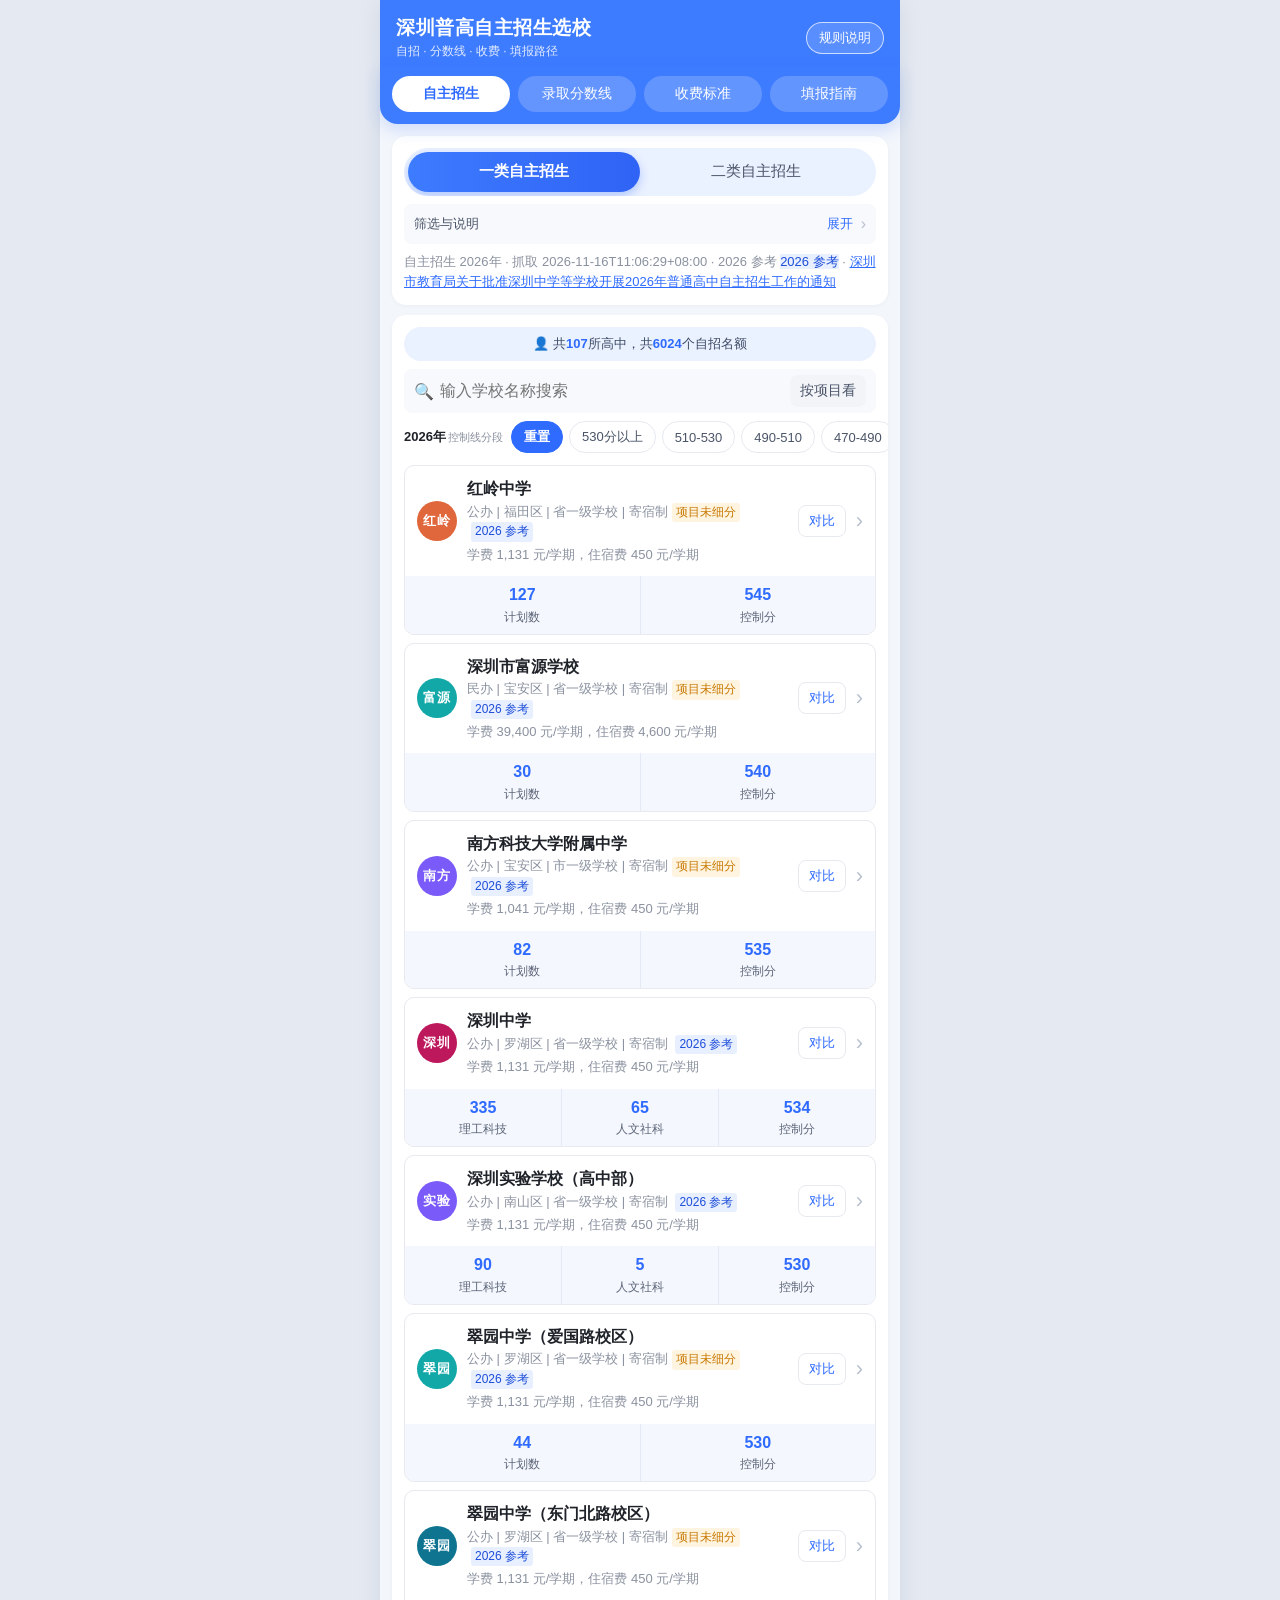
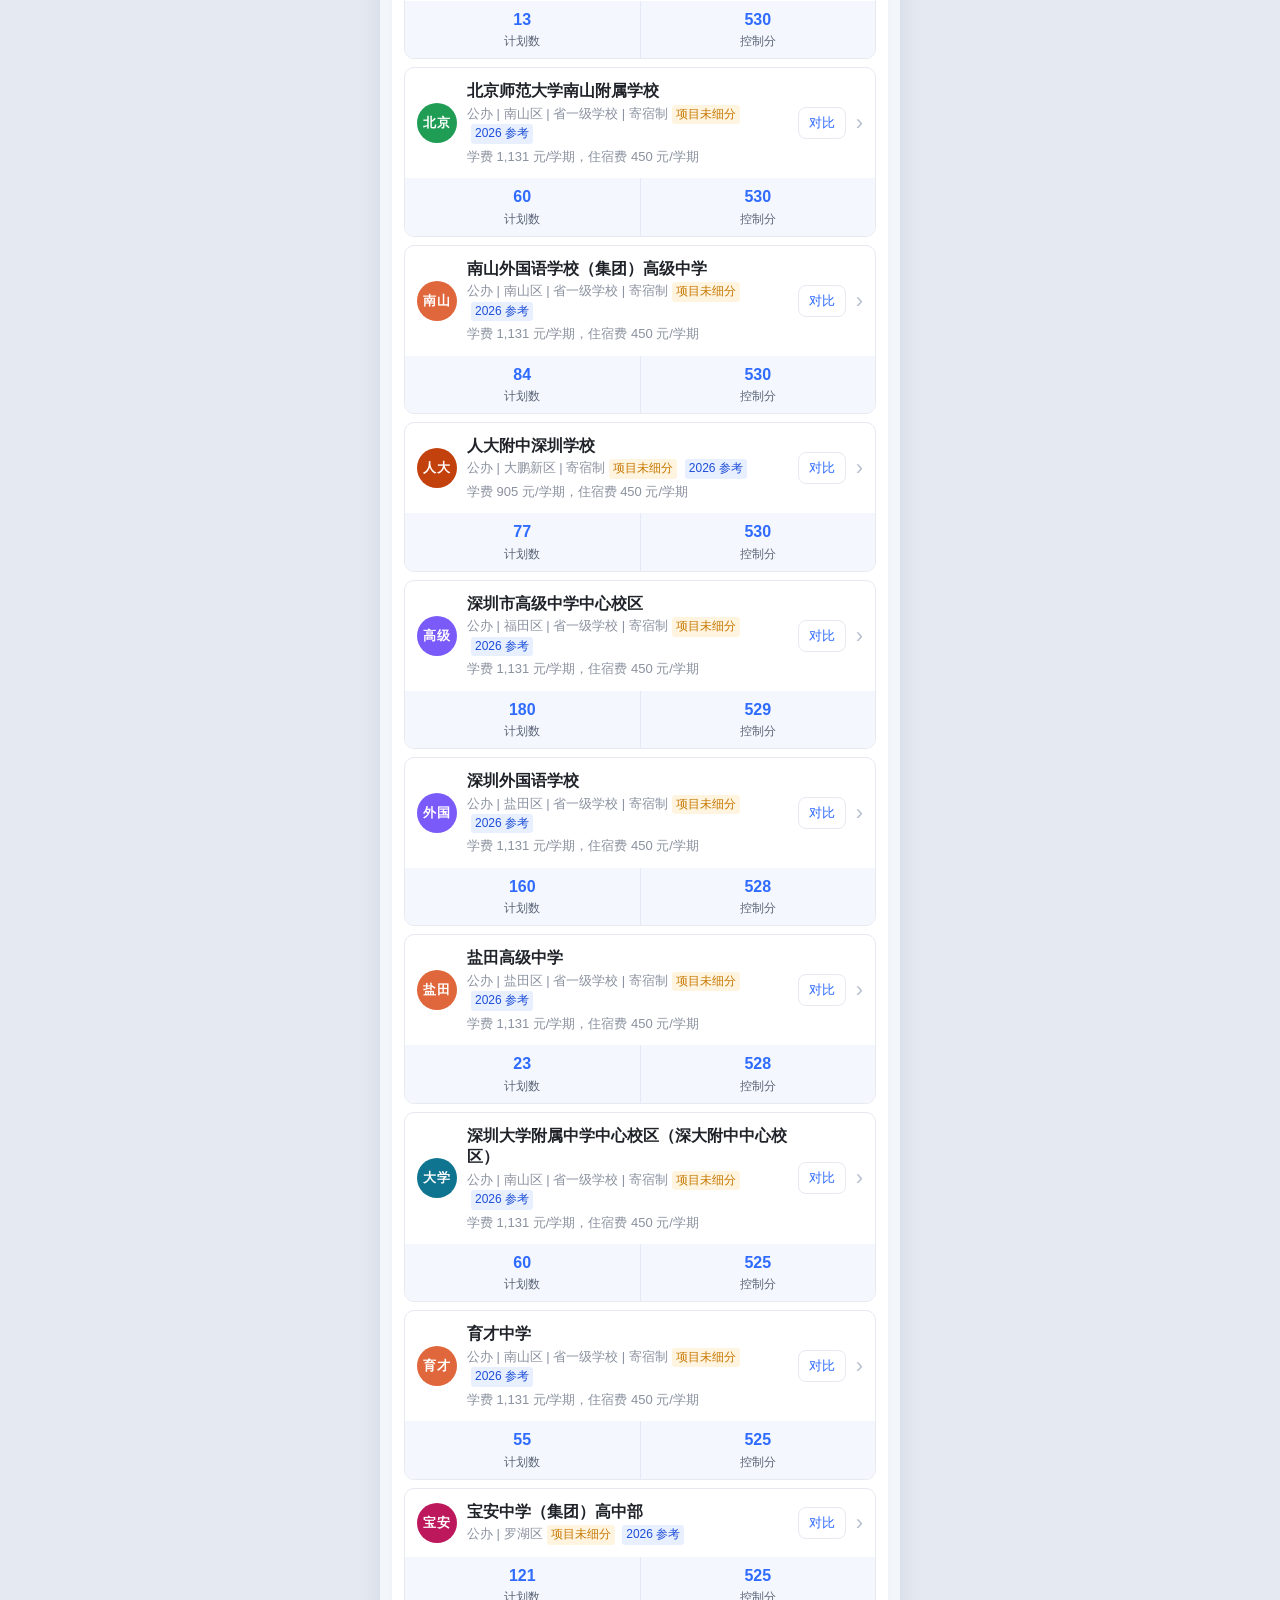
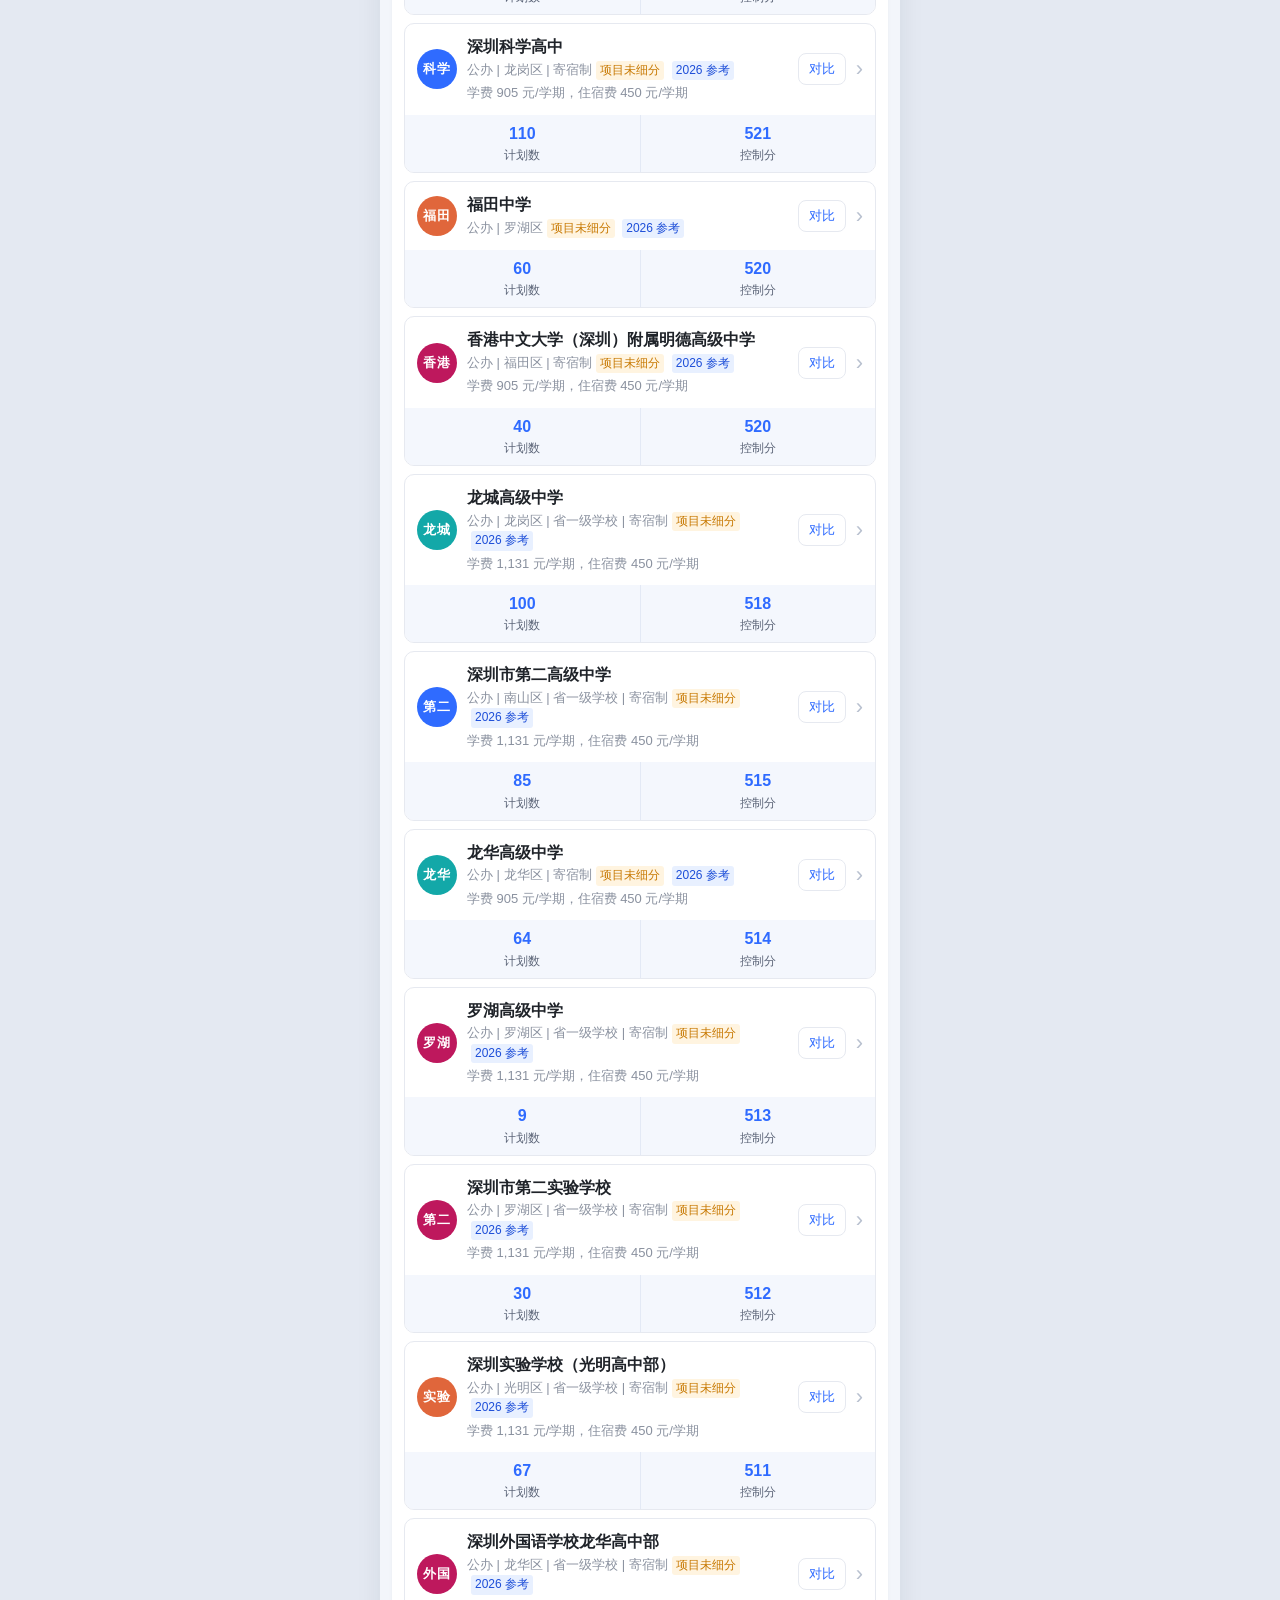
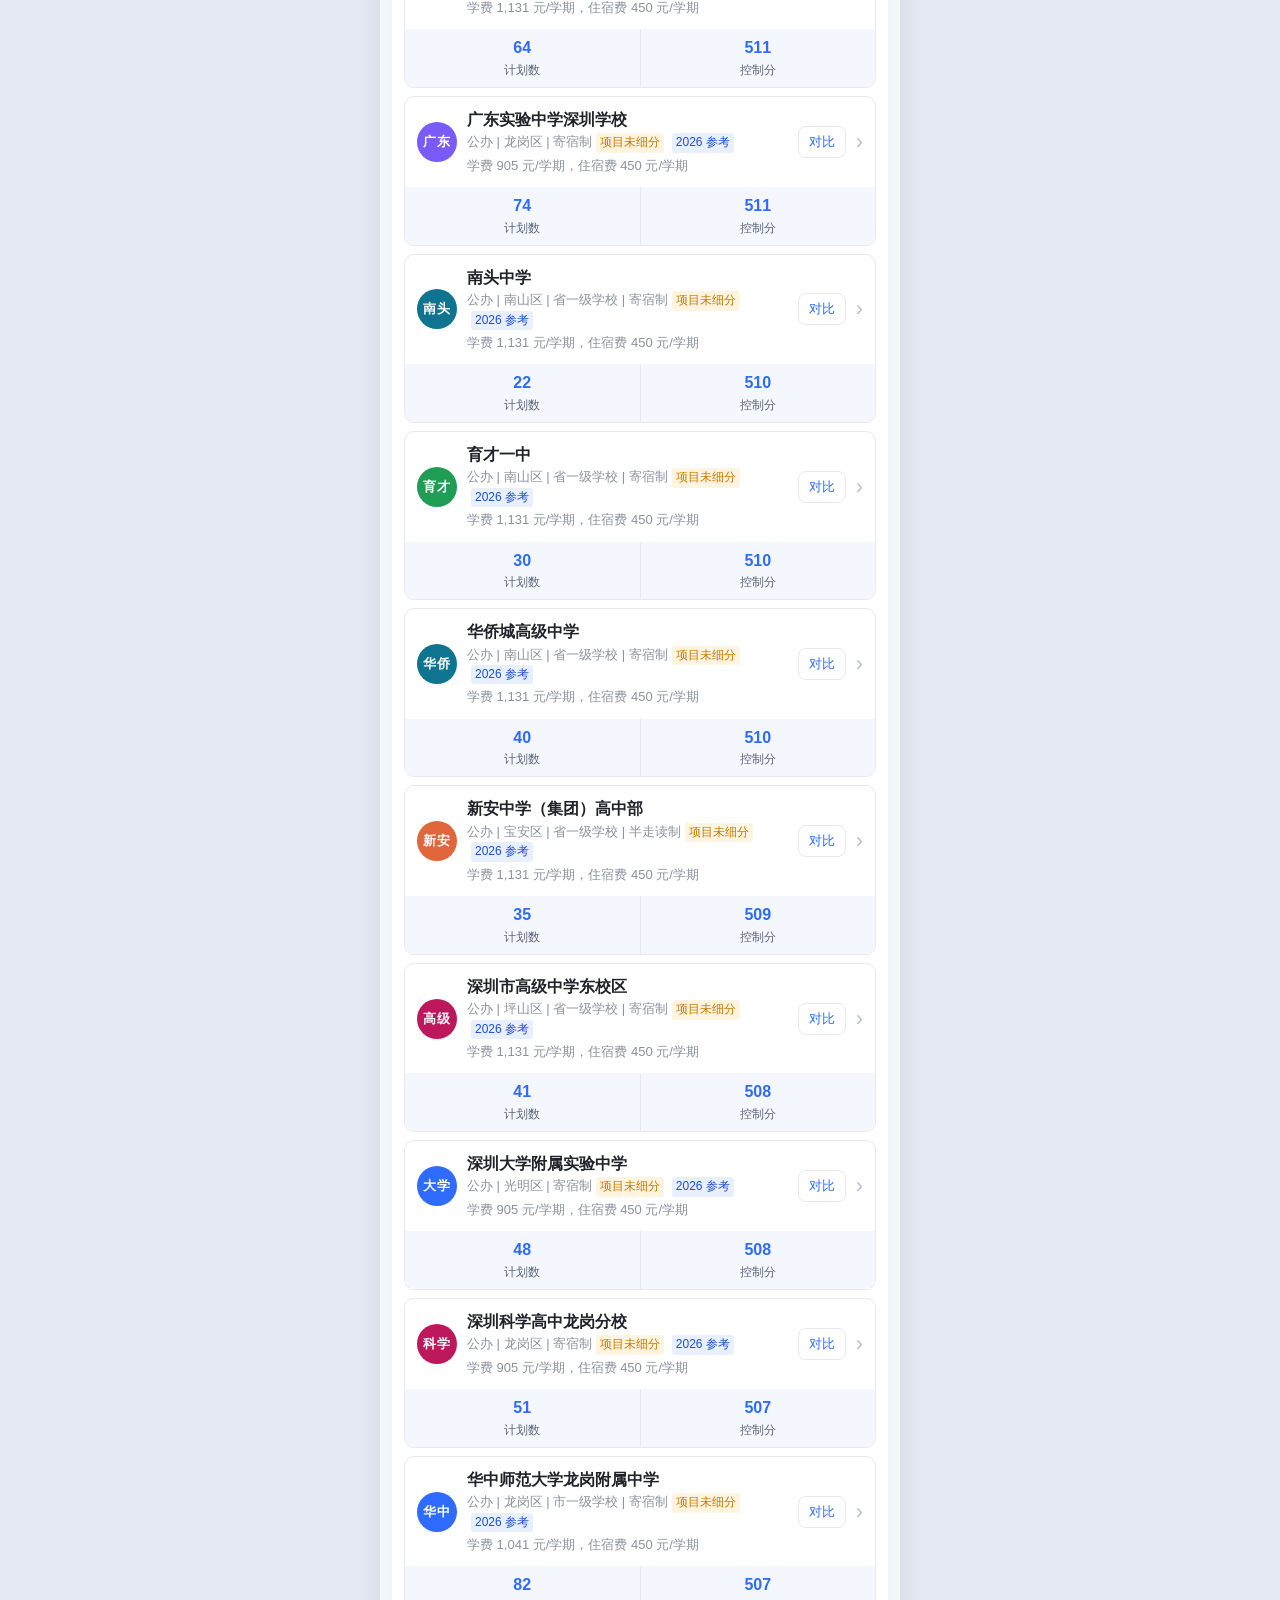
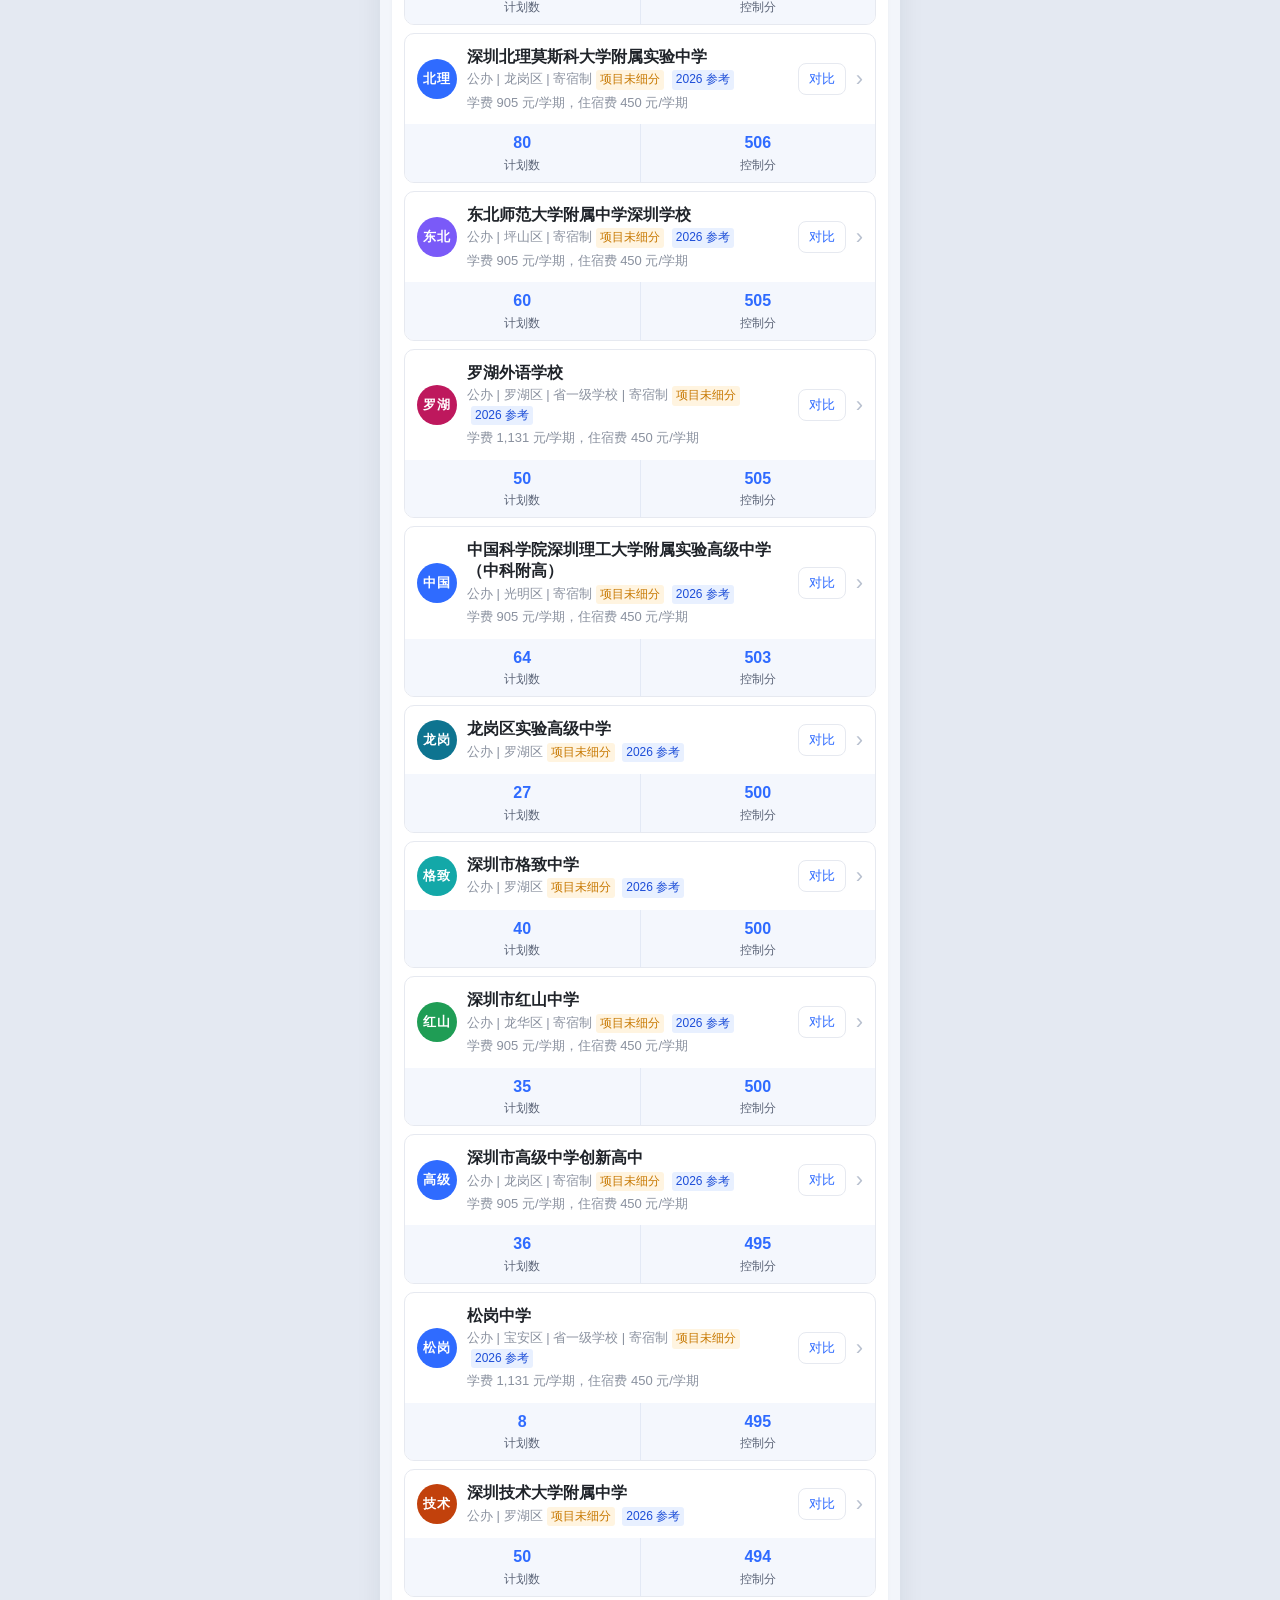
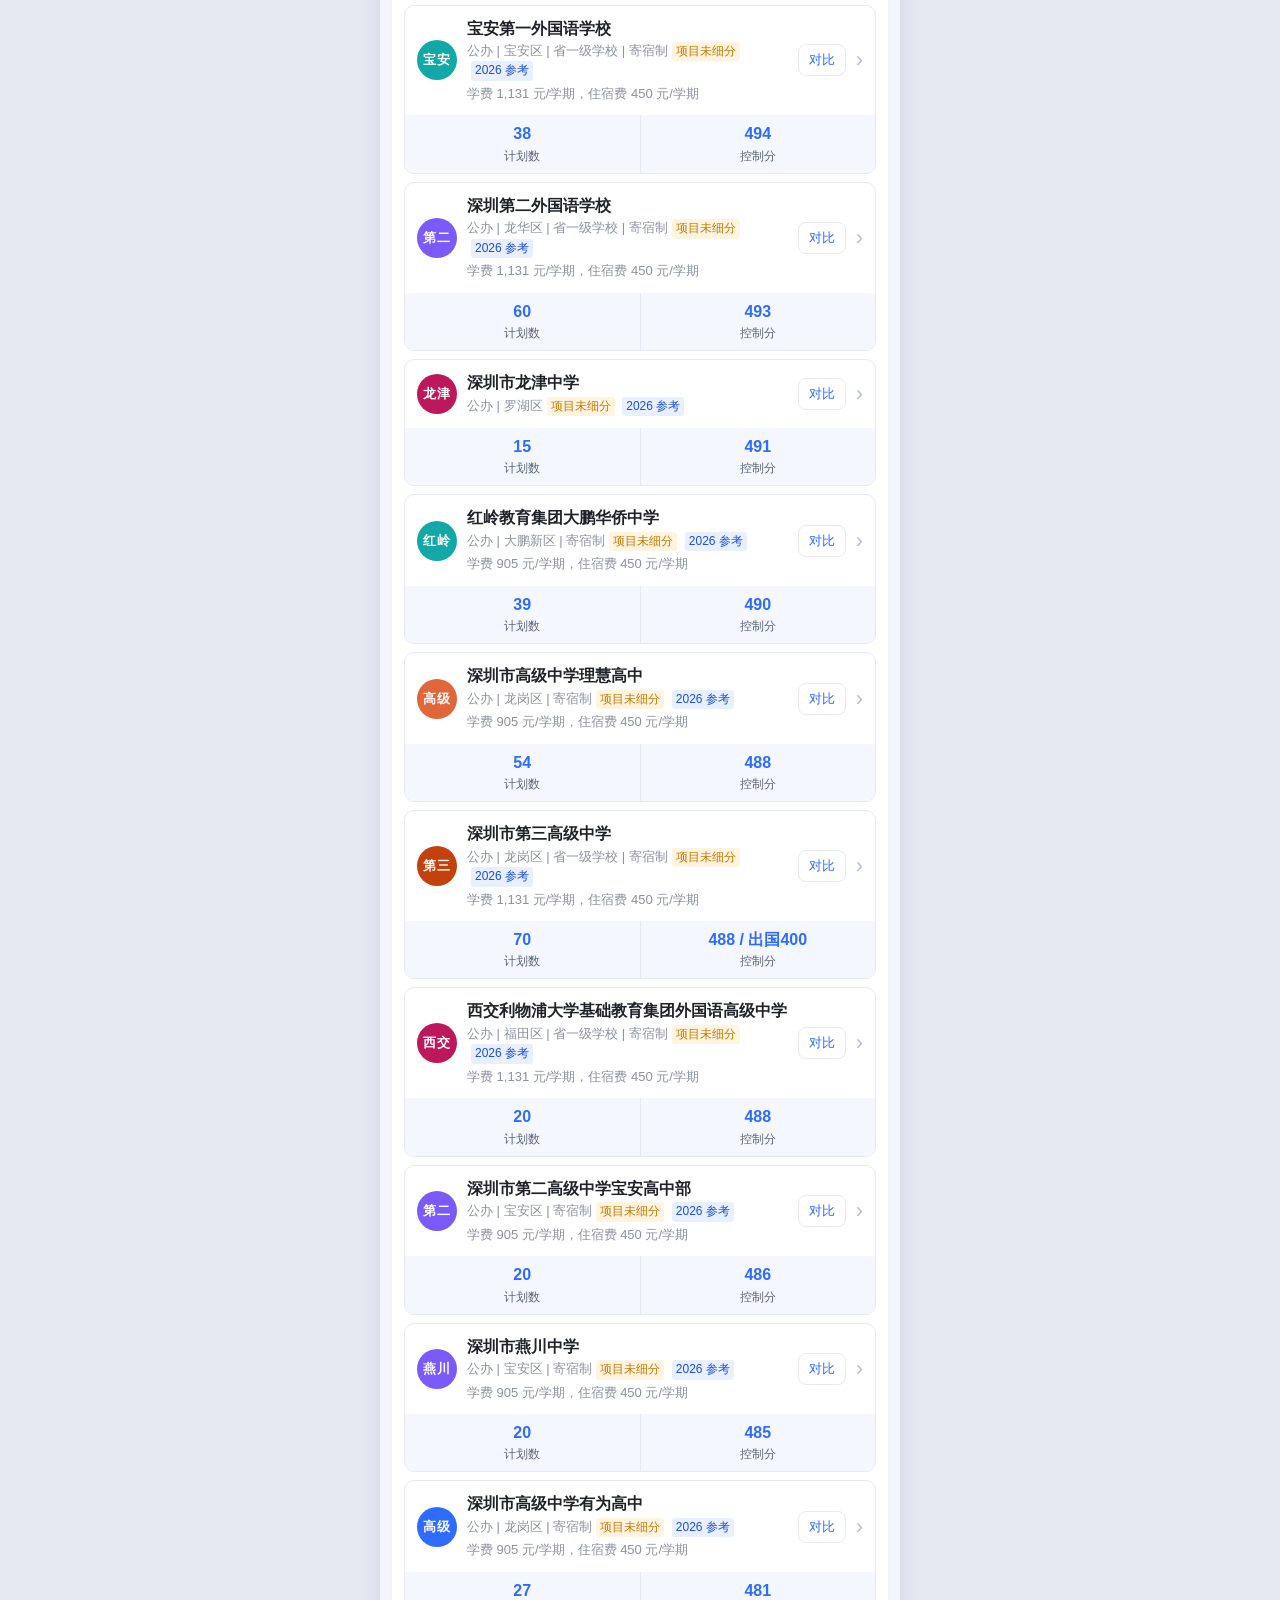
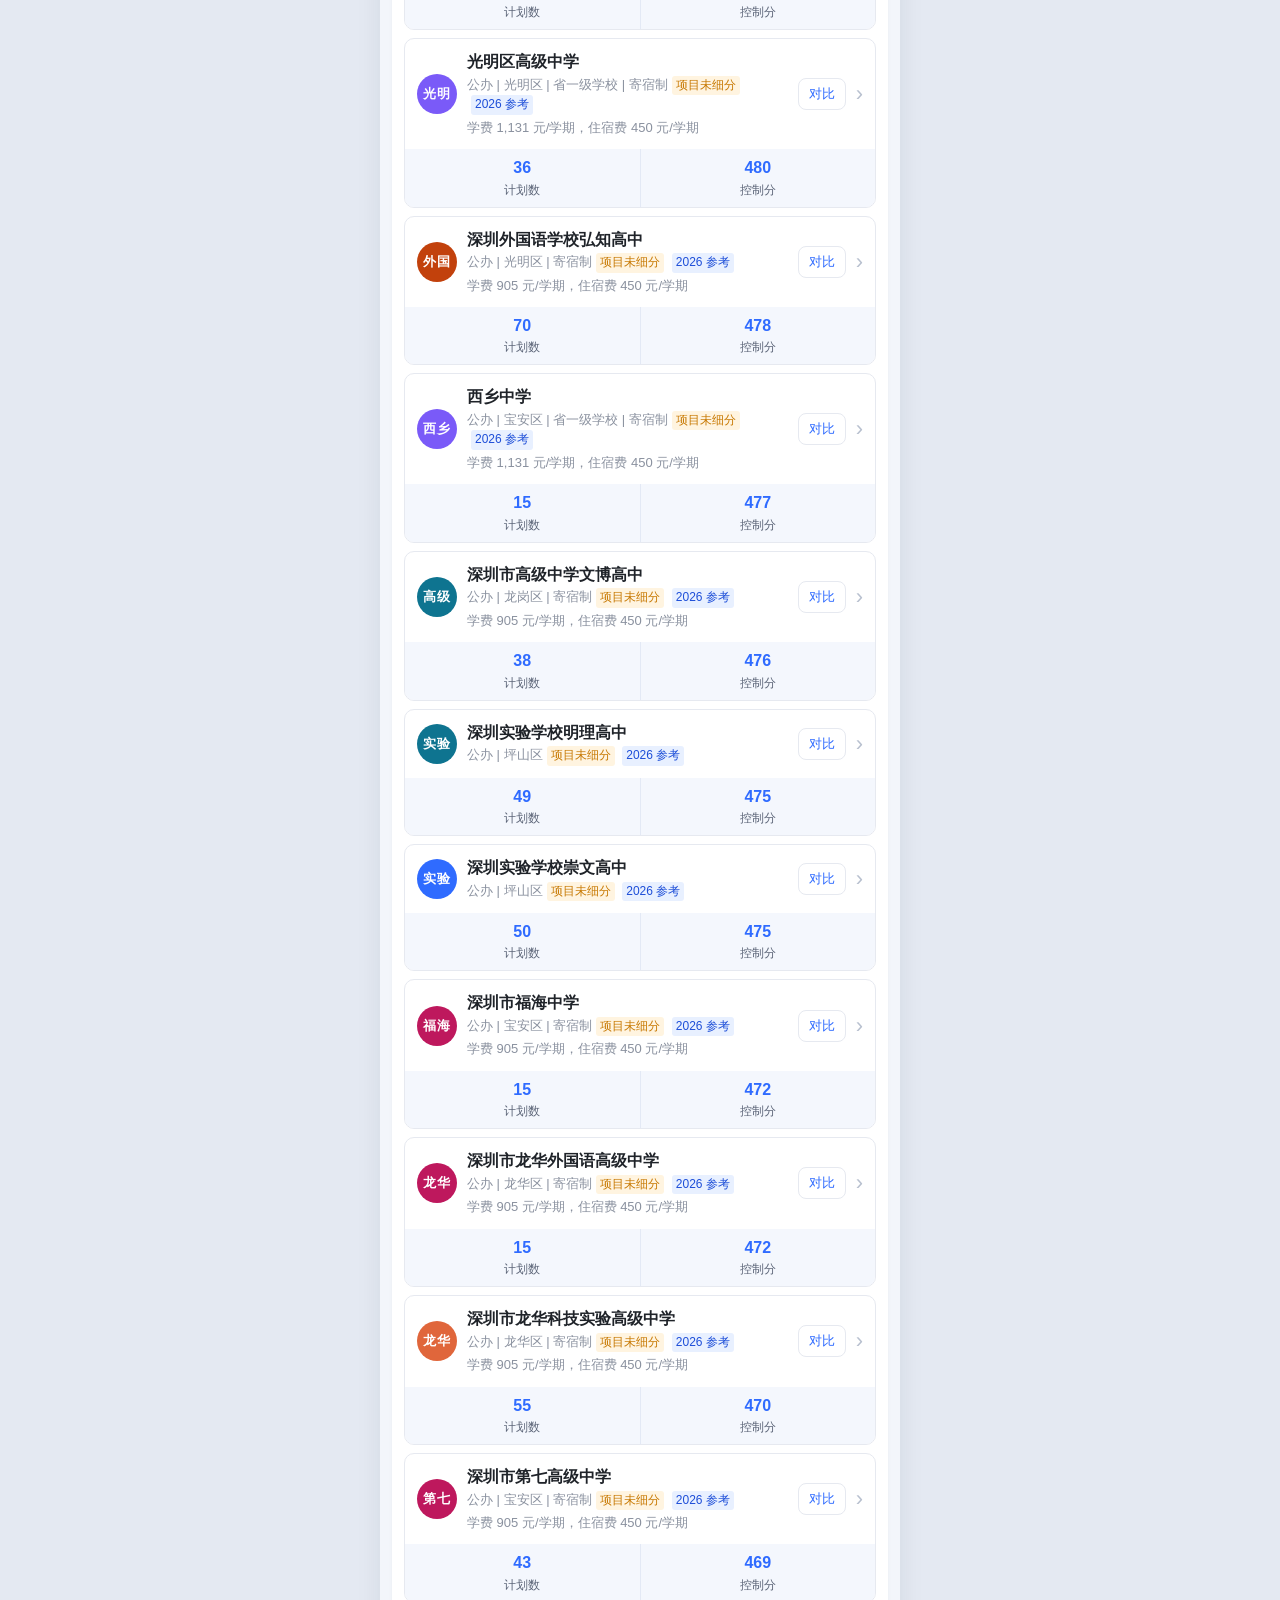
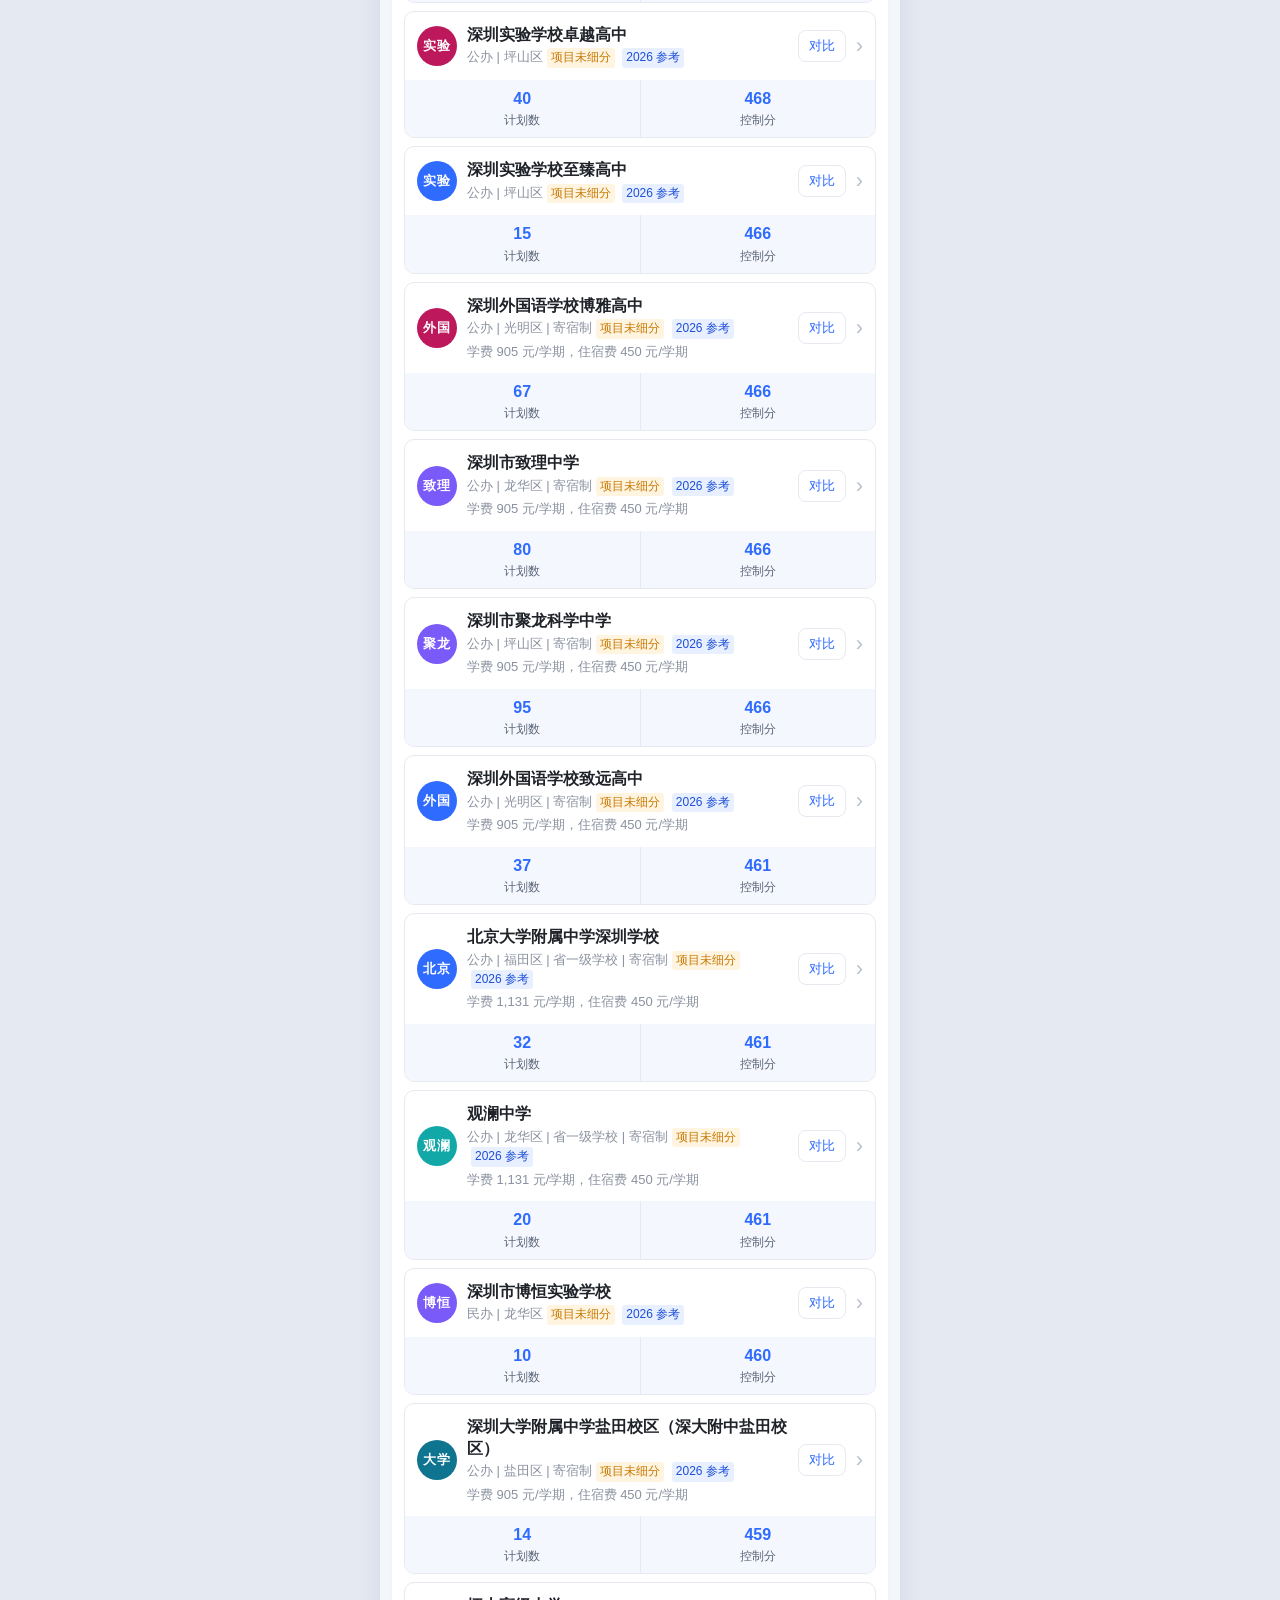
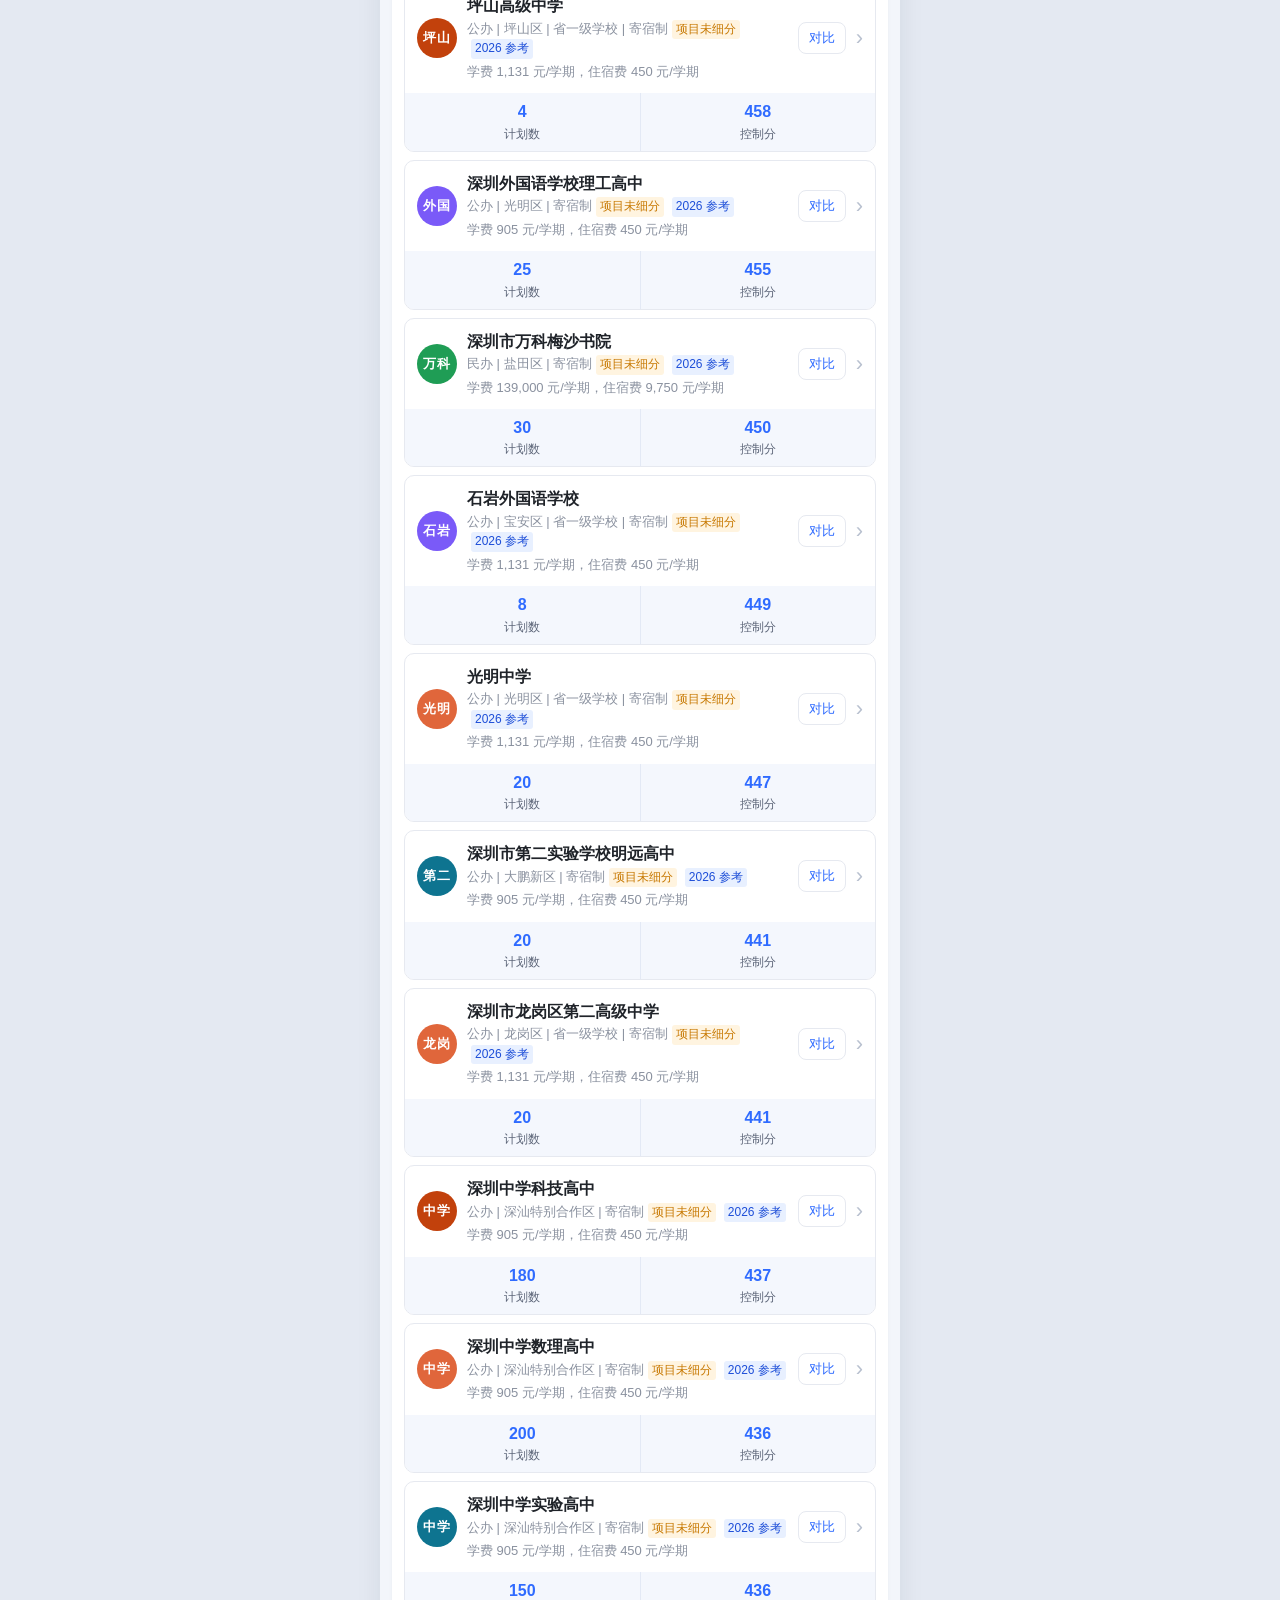
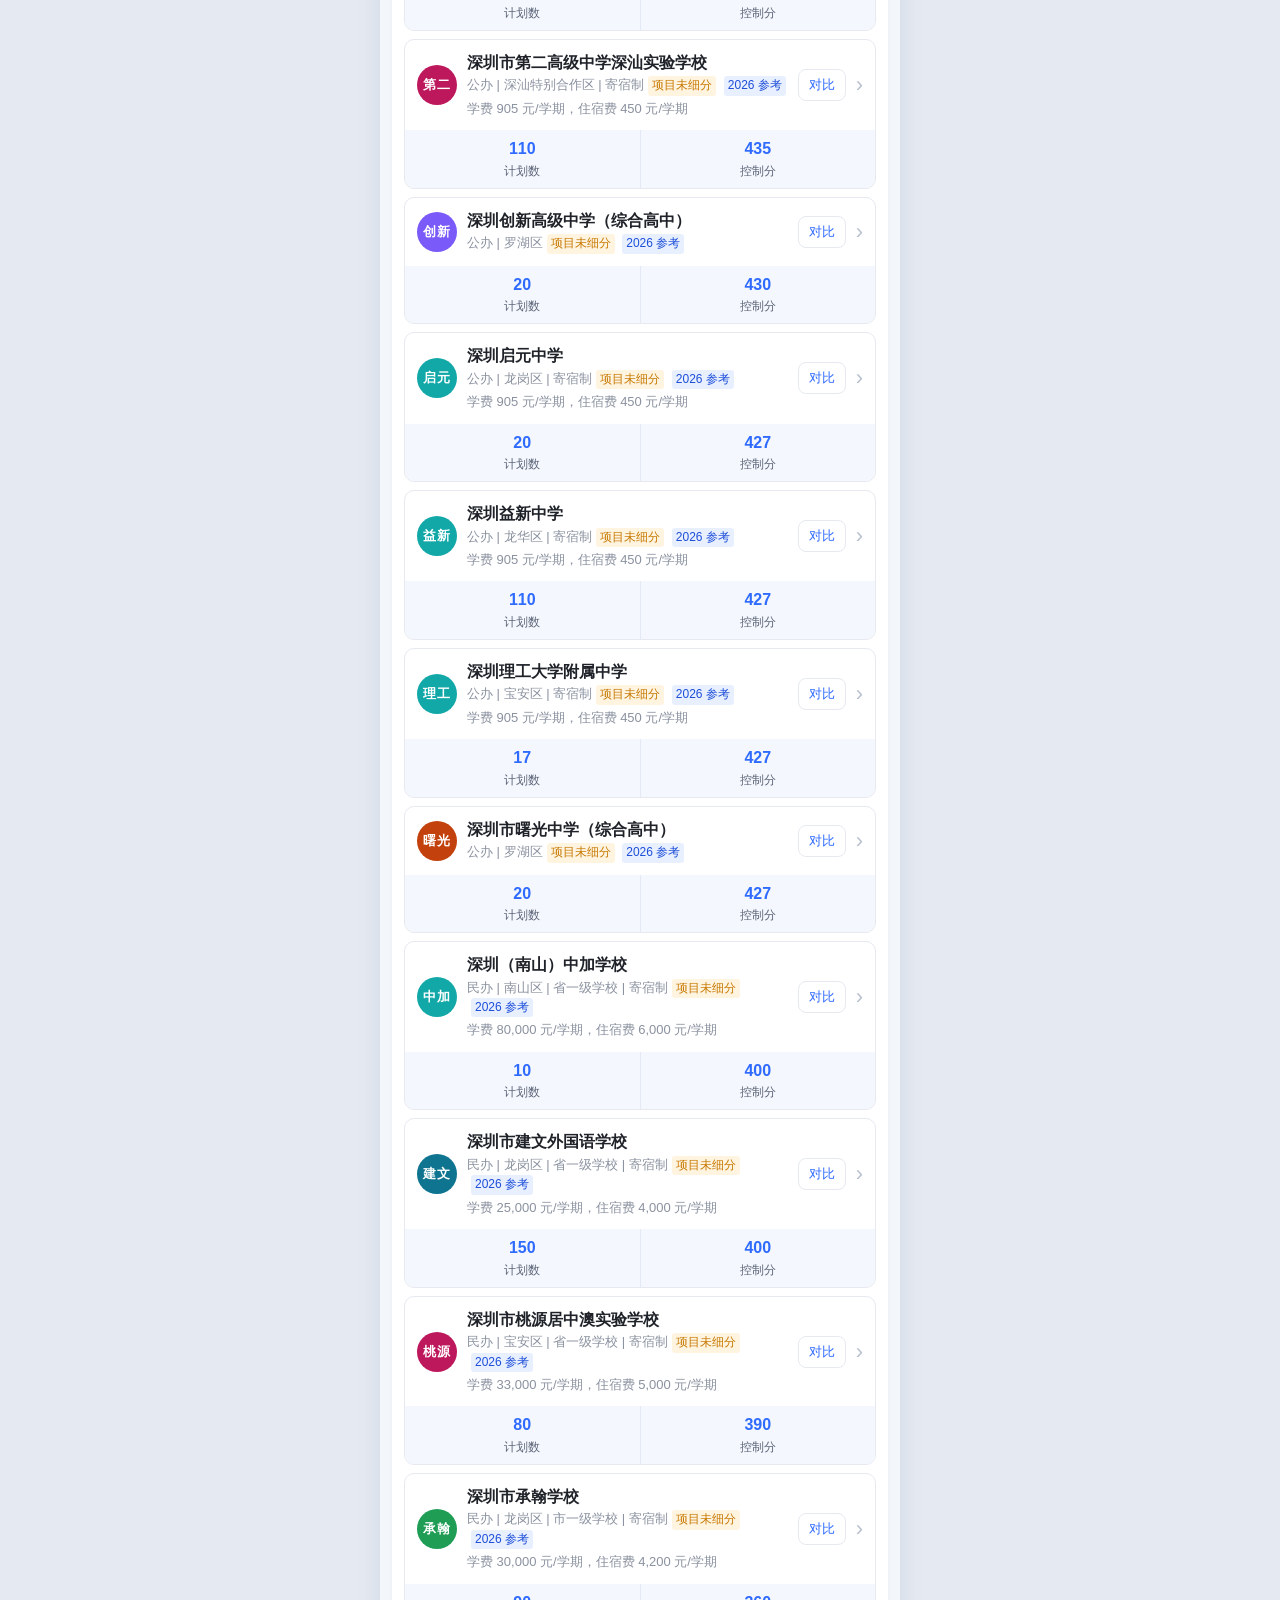
<file: self-recruitment/index.html>
<!DOCTYPE html>
<html lang="zh-CN">
<head>
<meta charset="UTF-8">
<meta name="viewport" content="width=device-width, initial-scale=1.0, viewport-fit=cover">
<meta name="theme-color" content="#4d86ff">
<title>深圳普高自主招生选校</title>
<link rel="stylesheet" href="css/style.css">
</head>
<body>
<div class="app fixed">
  <header class="brand">
    <div class="brand-text">
      <h1>深圳普高自主招生选校</h1>
      <p>自招 · 分数线 · 收费 · 填报路径</p>
    </div>
    <button type="button" class="rule-btn" id="openRules">规则说明</button>
  </header>
  <div class="shell">
  <div class="rail">
  <nav class="nav nav-four" id="nav">
    <button data-view="zzzs" class="active">自主招生</button>
    <button data-view="scores">录取分数线</button>
    <button data-view="fee">收费标准</button>
    <button data-view="guide">填报指南</button>
  </nav>
  </div>

  <div class="view" id="view-zzzs">
  <div class="panel">
    <div class="seg" id="categorySeg">
      <button data-v="一类" class="active">一类自主招生</button>
      <button data-v="二类">二类自主招生</button>
    </div>
    <button type="button" class="fold-bar" id="zzzsFoldToggle" aria-expanded="false" aria-controls="zzzsFold">
      <span class="label" id="zzzsFoldLabel">筛选与说明</span>
      <span class="hint" id="zzzsFoldHint">展开</span>
      <span class="arrow">›</span>
    </button>
    <p class="note data-meta" id="zzzsMeta"></p>
    <div id="zzzsFold" hidden>
    <div class="tabs" id="trackTabs"></div>
    <div class="chips" id="subjectChips"></div>
    <div class="filters">
      <select id="ownership">
        <option value="">公办+民办</option>
        <option value="公办">公办</option>
        <option value="民办">民办</option>
      </select>
      <select id="district"><option value="">全部区域</option></select>
      <select id="boarding"><option value="">住宿不限</option></select>
      <select id="zzzsSort"></select>
      <input id="myScore" type="number" inputmode="numeric" placeholder="我的中考分">
      <label class="reach-check"><input id="onlyReach" type="checkbox">只看达到我的分数</label>
      <div class="estimator" id="estimator">
        <span>平时分折算</span>
        <select id="mockType"></select>
        <input id="mockScore" type="number" inputmode="numeric" placeholder="折算分">
        <button type="button" id="mockApply">估算</button>
        <span id="mockOut"></span>
        <input id="budgetYuan" type="number" inputmode="numeric" placeholder="三年预算可选">
        <div class="preset-row" id="presetRow"></div>
      </div>
      <button type="button" class="chip" id="openPool">志愿池（保守）</button>
    </div>
    <div class="filter-tags" id="zzzsTags" hidden></div>
    </div>
  </div>

  <div class="panel">
    <div class="summary" id="summary"></div>
    <div class="main">
      <div class="list">
        <div class="search">
          <span>🔍</span>
          <input id="keyword" placeholder="输入学校名称搜索">
          <button type="button" class="chip" id="projectViewBtn">按项目看</button>
        </div>
        <div class="side" id="side"></div>
        <div id="list" class="scroll-area"></div>
      </div>
    </div>
  </div>
  </div>

  <div class="view" id="view-scores" hidden>
    <div class="panel">
      <div class="seg" id="scoreBatch">
        <button data-v="mee" class="active">名额分配</button>
        <button data-v="batch1">第一批</button>
        <button data-v="batch2">第二批</button>
        <button data-v="second">二次划线</button>
        <button data-v="batch3">第三批</button>
      </div>
      <button type="button" class="fold-bar" id="scoreFoldToggle" aria-expanded="false" aria-controls="scoreFold">
        <span class="label" id="scoreFoldLabel">筛选与说明</span>
        <span class="hint" id="scoreFoldHint">展开</span>
      <span class="arrow">›</span>
    </button>
    <p class="note data-meta" id="scoreMeta"></p>
    <div id="scoreFold" hidden>
      <div class="score-note-wrap" id="scoreNoteWrap">
        <button type="button" class="score-note-toggle" id="scoreNoteToggle" aria-expanded="false">
          <span class="label" id="scoreNoteLabel">说明与原图</span>
          <span class="hint" id="scoreNoteHint">展开</span>
          <span class="arrow">›</span>
        </button>
        <div class="score-note" id="scoreNote"></div>
      </div>
      <div class="filters" id="scoreFilters">
        <select id="scoreType"></select>
        <select id="scoreCategory">
          <option value="">全部类别</option>
          <option value="AC">AC类</option>
          <option value="D">D类</option>
          <option value="ACD">ACD类</option>
        </select>
        <select id="scoreDistrict"><option value="">全部区域</option></select>
        <select id="scoreBoarding"><option value="">住宿不限</option></select>
        <select id="scoreSort"></select>
        <input id="scoreMy" type="number" inputmode="numeric" placeholder="我的中考分">
        <label class="reach-check"><input id="scoreOnlyReach" type="checkbox">只看达到我的分数</label>
      </div>
      <div class="filter-tags" id="scoreTags" hidden></div>
      </div>
    </div>
    <div class="panel" id="scorePanel">
      <div class="summary" id="scoreSummary"></div>
      <div class="main">
        <div class="list">
          <div class="search">
            <span>🔍</span>
            <input id="scoreKeyword" placeholder="输入学校名称搜索">
          </div>
          <div class="side" id="scoreSide"></div>
          <div id="scoreList" class="scroll-area"></div>
        </div>
      </div>
    </div>
  </div>

  <div class="view" id="view-guide" hidden>
    <div class="panel">
      <p class="guide-intro">帮助理清深圳中考<strong>统招、自招、名额分配、补录</strong>先后关系。本站「录取分数线」Tab 可查各校分数，本页侧重<strong>路径</strong>，名词与顶部「规则说明」一致。<a href="#timeline" data-timeline-jump="1">看年度时间轴</a></p>
      <p class="note">以深圳市教育局、深圳招考网最新文件为准；下列内容不构成录取承诺。</p>
      <p class="note data-meta" id="guideMeta"></p>
    </div>
    <div class="panel">
      <div id="guideBody" class="scroll-area">
        <div id="timeline"></div>
        <div id="guidePaths"></div>
        <div id="guideFaq"></div>
      </div>
    </div>
  </div>

  <div class="view" id="view-fee" hidden>
    <div class="panel">
      <div class="seg" id="feeOwnership">
        <button data-v="" class="active">全部</button>
        <button data-v="公办">公办</button>
        <button data-v="民办">民办</button>
      </div>
      <button type="button" class="fold-bar" id="feeFoldToggle" aria-expanded="false" aria-controls="feeFold">
        <span class="label" id="feeFoldLabel">筛选与说明</span>
        <span class="hint" id="feeFoldHint">展开</span>
      <span class="arrow">›</span>
    </button>
    <p class="note data-meta" id="feeMeta"></p>
    <div id="feeFold" hidden>
        <h2>公办普通高中收费标准（政府定价）</h2>
        <div id="feeStandard"></div>
        <div class="filters">
          <select id="feeType"></select>
          <select id="feeDistrict"><option value="">全部区域</option></select>
          <select id="feeSort">
            <option value="tuition-asc">学费从低到高</option>
            <option value="tuition-desc">学费从高到低</option>
            <option value="name">按名称</option>
            <option value="total3-asc">三年学费含住宿从低到高</option>
            <option value="total3-desc">三年学费含住宿从高到低</option>
          </select>
          <input id="feeMy" type="number" inputmode="numeric" placeholder="我的中考分">
        </div>
        <div class="filter-tags" id="feeTags" hidden></div>
      </div>
    </div>
    <div class="panel">
      <div class="summary" id="feeSummary"></div>
      <div class="list">
        <div class="search">
          <span>🔍</span>
          <input id="feeKeyword" placeholder="输入学校名称搜索">
        </div>
        <div id="feeList" class="scroll-area"></div>
      </div>
    </div>
  </div>
  </div>

  <div id="changelog" class="changelog"></div>
  <footer id="footer"></footer>
  <div id="compareDock" class="compare-dock" hidden></div>
</div>

<div class="rules-mask" id="rulesMask">
  <div class="rules" role="dialog" aria-modal="true" aria-labelledby="rulesTitle">
    <div class="rules-head">
      <span id="rulesTitle">名称与规则说明</span>
      <button id="closeRules" aria-label="关闭">×</button>
    </div>
    <div class="rules-body" id="rulesBody"></div>
  </div>
</div>

<div class="rules-mask" id="recoMask">
  <div class="rules" role="dialog" aria-modal="true" aria-labelledby="recoTitle">
    <div class="rules-head">
      <span id="recoTitle">推荐说明</span>
    </div>
    <div class="rules-body">
      <p>档位（冲 / 稳 / 保 / 不推荐）只表示预估分与公开分数线的相对位置，不是录取概率，也不构成录取承诺。</p>
      <p>默认使用保守档（区间下沿）。数据有年度差和录入误差，以教育局、招考网和学校简章为准。</p>
      <p>本站整理公开招生信息，不构成录取承诺；以教育局、招考网及学校简章为准。</p>
      <button type="button" id="recoAck">我已了解</button>
    </div>
  </div>
</div>
<div class="rules-mask" id="poolMask">
  <div class="rules" role="dialog" aria-modal="true" aria-labelledby="poolTitle">
    <div class="rules-head">
      <span id="poolTitle">志愿池草稿</span>
      <button id="closePool" aria-label="关闭">×</button>
    </div>
    <div class="rules-body" id="poolSheet"></div>
    <div class="rules-head">
      <button type="button" id="copyPool">复制 Markdown</button>
      <button type="button" id="printPool">打印</button>
    </div>
  </div>
</div>
<script src="data/zzzs-data.js"></script>
<script src="data/scores-meta.js"></script>
<!--SCORES_FULL-->
<script src="data/mapping-data.js"></script>
<script src="data/timeline-data.js"></script>
<script src="data/timeline-2027-data.js"></script>
<script src="data/changelog-data.js"></script>
<script src="js/reco.js"></script>
<script src="js/app.js"></script>
<script src="js/changelog.js"></script>
<script src="js/timeline.js"></script>
<script src="js/rules-data.js"></script>
<script src="js/guide.js"></script>
<script src="js/rules.js"></script>
</body>
</html>
</file>
<file: self-recruitment/css/style.css>
* { box-sizing: border-box; margin: 0; padding: 0; }
html { -webkit-text-size-adjust: 100%; text-size-adjust: 100%; }
:root {
  --blue: #2f6bff;
  --blue-light: #eaf1ff;
  --text: #1f2329;
  --sub: #8a919f;
  --bg: #f3f6fb;
  --line: #e6e9f0;
  --safe-top: env(safe-area-inset-top, 0px);
  --safe-bottom: env(safe-area-inset-bottom, 0px);
}
body {
  font-family: -apple-system, BlinkMacSystemFont, "PingFang SC", "Microsoft YaHei", sans-serif;
  background: var(--bg);
  color: var(--text);
  min-height: 100vh;
  min-height: 100dvh;
  -webkit-tap-highlight-color: transparent;
}
button, a, label { touch-action: manipulation; }
button { font-family: inherit; -webkit-appearance: none; appearance: none; }
input, select { font-family: inherit; }
/* 移动端 H5：整页单列自然滚动，导航吸顶 */
.app {
  max-width: 520px; margin: 0 auto; min-height: 100vh; min-height: 100dvh; background: var(--bg);
  padding: 0 max(12px, env(safe-area-inset-right, 0px)) calc(16px + var(--safe-bottom)) max(12px, env(safe-area-inset-left, 0px));
}
.app > * { min-width: 0; }
.brand {
  display: flex; align-items: center; gap: 12px;
  margin: 0 -12px; padding: calc(16px + var(--safe-top)) 16px 6px;
  background: #3d7bff; color: #fff;
}
.brand-text { flex: 1; min-width: 0; }
.brand h1 { font-size: 19px; font-weight: 700; line-height: 1.3; letter-spacing: .5px; }
.brand p { font-size: 12px; opacity: .85; margin-top: 2px; }
.shell { min-width: 0; }
.shell > * { min-width: 0; }
.rail {
  position: sticky; top: 0; z-index: 6;
  margin: 0 -12px 12px; padding: max(10px, var(--safe-top)) 12px 12px;
  background: #3d7bff; border-radius: 0 0 18px 18px;
  box-shadow: 0 6px 16px rgba(47,107,255,.18);
}
.rail > .nav { width: 100%; margin-bottom: 0; }
.view[hidden] { display: none !important; }
.main { display: block; }
.app > .changelog:not(:empty),
.app > footer:not(:empty) { background: #fff; border-radius: 14px; padding: 12px; margin-top: 8px; }
.changelog { font-size: 13px; color: var(--sub); line-height: 1.6; }
.changelog summary { cursor: pointer; color: var(--text); font-weight: 600; }
.changelog ul { margin: 4px 0 4px 1.1em; }
.changelog p { margin: 0 0 6px; }
#list footer, #scoreList footer { display: none; }
.rule-btn {
  flex: none; border: 1px solid rgba(255,255,255,.7); background: rgba(255,255,255,.15); color: #fff;
  border-radius: 999px; min-height: 32px; padding: 6px 12px; font-size: 13px; cursor: pointer;
}

.rules-mask {
  position: fixed; inset: 0; background: rgba(15,23,42,.45); display: none; z-index: 10;
  align-items: flex-end; justify-content: center;
}
.rules-mask.show { display: flex; }
.rules {
  background: #fff; width: 100%; max-width: 520px; max-height: 88dvh; border-radius: 16px 16px 0 0;
  display: flex; flex-direction: column;
}
.rules-head {
  display: flex; align-items: center; justify-content: space-between; padding: 12px 12px 12px 16px;
  border-bottom: 1px solid var(--line); font-size: 17px; font-weight: 600;
}
.rules-head button {
  border: 0; background: none; width: 40px; height: 40px; font-size: 26px; color: var(--sub); cursor: pointer; line-height: 1;
}
.rules-body { overflow-y: auto; overscroll-behavior: contain; padding: 4px 16px calc(20px + var(--safe-bottom)); -webkit-overflow-scrolling: touch; }
.rules-body h3 { font-size: 15px; color: var(--blue); margin: 14px 0 6px; padding-left: 8px; border-left: 3px solid var(--blue); }
.rules-body dl { font-size: 15px; line-height: 1.7; }
.rules-body dt { font-weight: 600; color: var(--text); margin-top: 8px; }
.rules-body dd { color: #4a5468; }
.rules-body .src { font-size: 13px; color: var(--sub); margin-top: 16px; line-height: 1.6; }
.rules-body .src a { color: var(--blue); }

.panel { background: #fff; border-radius: 14px; padding: 12px; margin-bottom: 10px; box-shadow: 0 1px 4px rgba(31,35,41,.04); }
.seg {
  display: flex; background: var(--blue-light); border-radius: 999px; padding: 4px;
  overflow-x: auto; scrollbar-width: none; overscroll-behavior-x: contain;
}
.seg::-webkit-scrollbar { display: none; }
.seg button {
  flex: 1 1 0; min-width: 0; border: 0; background: transparent; min-height: 40px; padding: 8px 8px; border-radius: 999px;
  font-size: 15px; color: #4a5468; cursor: pointer; white-space: nowrap; transition: background .2s, color .2s;
}
#scoreBatch button { font-size: 12px; padding: 8px 2px; }
.seg button.active { background: linear-gradient(90deg, #3d7bff, #2f63f5); color: #fff; font-weight: 600; box-shadow: 0 4px 10px rgba(47,107,255,.3); }

.tabs { display: flex; margin-top: 8px; border-bottom: 1px solid var(--line); }
.tabs button {
  flex: 1; min-width: 0; border: 0; background: none; min-height: 40px; padding: 8px 4px; font-size: 15px; color: #4a5468; cursor: pointer; position: relative; white-space: nowrap;
}
.tabs button.active { color: var(--blue); font-weight: 600; }
.tabs button.active::after {
  content: ""; position: absolute; left: 50%; bottom: -1px; width: 24px; height: 3px; margin-left: -12px;
  background: var(--blue); border-radius: 2px;
}

.chips { display: flex; gap: 8px; overflow-x: auto; padding: 10px 0 2px; scrollbar-width: none; overscroll-behavior-x: contain; }
.chips::-webkit-scrollbar { display: none; }
.chip {
  flex: none; border: 0; background: #f2f4f8; color: #4a5468; border-radius: 8px;
  min-height: 36px; padding: 8px 14px; font-size: 14px; cursor: pointer;
}
.chip.active { background: var(--blue); color: #fff; }

.filters { display: grid; grid-template-columns: 1fr 1fr; gap: 8px; align-items: center; padding-top: 10px; }
.filters select, .filters input:not([type="checkbox"]) {
  width: 100%; min-width: 0; min-height: 40px;
  border: 1px solid var(--line); border-radius: 8px; padding: 8px 10px; font-size: 16px; background: #fff; color: var(--text);
}
#zzzsSort, #scoreSort, #feeSort, #scoreMy, #feeMy { grid-column: 1 / -1; }
#boarding, #myScore { order: 1; }
#zzzsSort { order: 2; }
#view-zzzs .reach-check { order: 3; }

.summary {
  text-align: center; font-size: 13px; color: #3d4b66; background: var(--blue-light);
  border-radius: 999px; padding: 8px 10px; margin-bottom: 8px; flex: none;
}
.summary b { color: var(--blue); }

.side {
  display: flex; align-items: center; gap: 6px; overflow-x: auto; margin: 0 -12px 10px; padding: 0 12px 2px;
  scrollbar-width: none; overscroll-behavior-x: contain;
}
.side::-webkit-scrollbar { display: none; }
.side .title { flex: none; font-size: 13px; font-weight: 600; white-space: nowrap; padding-right: 2px; }
.side .title small { font-weight: 400; color: var(--sub); margin-left: 2px; }
.side button {
  flex: none; border: 1px solid var(--line); background: #fff; min-height: 32px; padding: 5px 12px;
  border-radius: 999px; font-size: 13px; color: #4a5468; cursor: pointer; white-space: nowrap;
}
.side button.active { background: var(--blue); border-color: var(--blue); color: #fff; font-weight: 600; }

.list { flex: 1; min-width: 0; }
.panel { min-width: 0; }
.search {
  display: flex; align-items: center; gap: 6px; background: #f7f9fc; border-radius: 8px; padding: 6px 10px; margin-bottom: 8px; flex: none; min-height: 44px;
}
.search input { border: 0; background: none; flex: 1; font-size: 16px; outline: none; min-width: 0; min-height: 28px; }

.card {
  border: 1px solid var(--line); border-radius: 10px; margin-bottom: 8px; overflow: hidden; background: #fff;
  transition: box-shadow .2s, border-color .2s;
}
@media (hover: hover) and (pointer: fine) {
  .card:hover { border-color: #cfdcf7; box-shadow: 0 2px 10px rgba(47,107,255,.08); }
}
.card.open { border-color: #cfdcf7; box-shadow: 0 2px 10px rgba(47,107,255,.08); }
.card-head { display: flex; gap: 10px; padding: 12px; cursor: pointer; align-items: center; }
.card-head > div:not(.logo) { flex: 1; min-width: 0; }
.card-head::after {
  content: "›"; color: #b8c0cf; font-size: 22px; line-height: 1; transition: transform .2s; flex: none;
}
.card.open .card-head::after { transform: rotate(90deg); }
.logo {
  width: 40px; height: 40px; border-radius: 50%; flex: none; display: flex; align-items: center; justify-content: center;
  color: #fff; font-size: 13px; font-weight: 600; letter-spacing: 1px;
}
.name { font-size: 16px; font-weight: 600; line-height: 1.35; }
.meta { font-size: 13px; color: var(--sub); margin-top: 3px; line-height: 1.45; }
.meta .tag { display: inline-block; font-size: 12px; color: #c77800; background: #fff4e0; border-radius: 3px; padding: 1px 4px; margin-left: 4px; }
.meta .tag.unofficial, .note .tag.unofficial, #footer .tag.unofficial { color: #a61b1b; background: #fde8e8; }
.meta .tag.verify, .note .tag.verify, #footer .tag.verify { color: #1d4ed8; background: #e8f0ff; }
.stats { display: flex; background: #f4f7fd; cursor: pointer; }
.stats div { flex: 1; text-align: center; padding: 8px 2px; }
.stats div + div { border-left: 1px solid #e3e9f5; }
.stats b { display: block; color: var(--blue); font-size: 16px; line-height: 1.4; }
.stats span { font-size: 12px; color: #5b6477; }
.detail { display: none; padding: 10px 12px 12px; font-size: 14px; color: #4a5468; border-top: 1px dashed var(--line); line-height: 1.7; overflow-x: auto; }
.card.open .detail { display: block; }
.detail table { width: 100%; border-collapse: collapse; margin: 4px 0 8px; }
.detail td, .detail th { border-bottom: 1px solid var(--line); padding: 6px 2px; text-align: left; font-weight: 400; }
.detail th { color: var(--sub); white-space: nowrap; }
.detail a { color: var(--blue); word-break: break-all; }
.school-info { margin-top: 8px; padding-top: 8px; border-top: 1px dashed var(--line); }
.school-summary { color: var(--text); margin-bottom: 4px; }

.empty { text-align: center; color: var(--sub); padding: 40px 12px; font-size: 14px; }
footer { font-size: 13px; color: var(--sub); line-height: 1.7; padding: 8px 4px; }
footer a { color: var(--blue); }

.nav { display: flex; gap: 8px; margin-bottom: 8px; min-width: 0; }
.nav button {
  flex: 1; min-width: 0; border: 0; background: rgba(255,255,255,.2); color: #fff; border-radius: 999px;
  min-height: 36px; padding: 8px 4px; font-size: 14px; cursor: pointer; white-space: nowrap;
}
.nav button.active { background: #fff; color: var(--blue); font-weight: 600; }
.nav.nav-four button { font-size: 13px; padding: 8px 2px; overflow: hidden; }
@media (min-width: 400px) {
  .nav.nav-four button { font-size: 14px; padding: 8px 4px; }
}

.guide-intro { font-size: 14px; line-height: 1.7; color: var(--text); }
.guide-path .detail { display: block; border-top: 0; }
.guide-path .name { color: var(--text); margin-bottom: 8px; }
.guide-path .basis { margin-left: 0; margin-right: 4px; vertical-align: 1px; }
.guide-path .img-links { max-height: none; overflow: visible; align-items: flex-start; }
.guide-path .img-links a,
.guide-path .img-links button {
  max-width: 100%; min-width: 0; white-space: normal; overflow-wrap: anywhere;
  line-height: 1.4; text-align: left;
}
.guide-path .img-links button,
.guide-faq .img-links button {
  border: 0; font-family: inherit; font-size: 13px; cursor: pointer;
  color: var(--blue); background: var(--blue-light); border-radius: 6px; padding: 6px 10px;
}
.guide-faq-title { font-size: 16px; margin: 16px 0 8px; }
.guide-faq .detail { display: block; border-top: 0; }
.guide-faq .name { margin-bottom: 4px; }
.guide-faq .name a { color: var(--text); text-decoration: none; }
.guide-faq .faq-sec { margin: 0 0 6px; font-size: 12px; color: var(--sub); }
.guide-faq-toc { display: flex; flex-wrap: wrap; gap: 6px; margin: 0 0 10px; }
.guide-faq-toc a {
  font-size: 13px; color: var(--blue); background: var(--blue-light);
  border-radius: 6px; padding: 4px 8px; text-decoration: none;
}
.guide-faq:target { outline: 2px solid var(--blue); }
@media (hover: hover) and (pointer: fine) {
  .guide-path.card:hover { border-color: var(--line); box-shadow: none; }
}
.timeline { list-style: none; margin: 8px 0 16px; padding: 0; }
.tl-item { border-left: 3px solid var(--line); padding: 0 0 14px 12px; margin: 0 0 4px 6px; }
.tl-item .tl-top { display: flex; align-items: center; gap: 8px; flex-wrap: wrap; }
.tl-item .name { margin: 0; }
.tl-item .tl-when { margin: 4px 0; font-size: 13px; color: var(--sub); }
.tl-item .detail { display: block; border-top: 0; padding-top: 0; }
.tl-item .img-links { max-height: none; overflow: visible; }
.tl-past { border-left-color: #c5cddb; }
.tl-past .name { color: var(--sub); }
.tl-now { border-left-color: #e39b2b; }
.tl-future { border-left-color: var(--blue); }
.tl-open { border-left-color: var(--line); }
.tl-year-switch { display: flex; flex-wrap: wrap; gap: 8px; margin: 0 0 10px; }
.tl-year-btn { border: 1px solid var(--line); background: #fff; border-radius: 6px; padding: 6px 12px; font-size: 13px; color: var(--sub); cursor: pointer; }
.tl-year-btn.active { border-color: var(--blue); color: var(--blue); background: #e8f0ff; }
.tl-source { margin: 4px 0 0; font-size: 12px; }
.tl-source a { color: var(--blue); }

.std-table { width: 100%; border-collapse: collapse; font-size: 13px; margin-top: 8px; table-layout: fixed; }
.std-table th, .std-table td { border: 1px solid var(--line); padding: 8px 2px; text-align: center; word-break: break-all; }
.std-table tr > :first-child { width: 34%; }
.std-table th { background: #f4f7fd; color: #4a5468; font-weight: 600; }
.std-table td b { color: var(--blue); }
.note { font-size: 13px; color: var(--sub); line-height: 1.6; margin-top: 8px; overflow-wrap: anywhere; }
.note a { color: var(--blue); }
.panel h2 { font-size: 16px; line-height: 1.4; }
.fee-card .stats b { font-size: 15px; }
.fee-card .stats b.na { color: var(--sub); font-weight: 400; font-size: 13px; }
.basis { display: inline-block; font-size: 12px; border-radius: 3px; padding: 1px 4px; margin-left: 4px; }
.basis.official { color: #1f7a4d; background: #e3f6ec; }
.basis.derived { color: #2f6bff; background: var(--blue-light); }
.basis.raw { color: #c77800; background: #fff4e0; }
.fee-link { color: var(--blue); cursor: pointer; text-decoration: underline; }
.fold-bar {
  width: 100%; margin-top: 8px; border: 0; background: #f7f9fc; border-radius: 8px; min-height: 40px; padding: 8px 10px;
  display: flex; align-items: center; gap: 8px; font-size: 13px; color: #4a5468; cursor: pointer; text-align: left;
}
.fold-bar .label { flex: 1; min-width: 0; overflow: hidden; text-overflow: ellipsis; white-space: nowrap; }
.fold-bar .hint { flex: none; color: var(--blue); font-size: 13px; }
.fold-bar .arrow { flex: none; color: #b8c0cf; font-size: 16px; transition: transform .2s; line-height: 1; }
.fold-bar.open .arrow { transform: rotate(90deg); }
.score-note-wrap { margin-top: 8px; background: #f7f9fc; border-radius: 8px; overflow: hidden; }
.score-note-toggle {
  width: 100%; border: 0; background: transparent; min-height: 40px; padding: 8px 10px; display: flex; align-items: center; gap: 8px;
  font-size: 13px; color: #4a5468; cursor: pointer; text-align: left;
}
.score-note-toggle .label { flex: 1; min-width: 0; overflow: hidden; text-overflow: ellipsis; white-space: nowrap; }
.score-note-toggle .hint { flex: none; color: var(--blue); font-size: 13px; }
.score-note-toggle .arrow { flex: none; color: #b8c0cf; font-size: 16px; transition: transform .2s; line-height: 1; }
.score-note-wrap.open .score-note-toggle .arrow { transform: rotate(90deg); }
.score-note { display: none; font-size: 13px; color: #4a5468; line-height: 1.6; padding: 0 10px 8px; border-top: 1px dashed var(--line); }
.score-note-wrap.open .score-note { display: block; padding-top: 8px; }
.score-note a { color: var(--blue); }
.img-links { display: flex; flex-wrap: wrap; gap: 6px; margin-top: 6px; max-height: 120px; overflow-y: auto; }
.img-links a { font-size: 13px; color: var(--blue); background: var(--blue-light); border-radius: 6px; padding: 6px 10px; text-decoration: none; }

.miss { opacity: .55; }
.line-hint, .fee-brief, .proj-line { font-size: 13px; color: var(--sub); margin-top: 3px; line-height: 1.5; }
.gap { font-size: 12px; font-weight: 400; color: var(--sub); }
.stats b .gap { font-size: 12px; font-weight: 400; }
.lines { width: 100%; border-collapse: collapse; margin: 4px 0 8px; font-size: 14px; }
.lines td, .lines th { border-bottom: 1px solid var(--line); padding: 6px 2px; text-align: left; font-weight: 400; vertical-align: top; }
.lines th { color: var(--sub); white-space: nowrap; }
.filter-tags { display: flex; flex-wrap: wrap; gap: 6px; padding-top: 8px; }
.filter-tags[hidden] { display: none !important; }
.filter-tag {
  border: 1px solid transparent; background: var(--blue-light); color: var(--blue);
  border-radius: 999px; font-size: 13px; min-height: 32px; padding: 6px 10px; cursor: pointer;
}
.hit { background: #fff4e0; }
.cmp-btn {
  font-size: 13px; background: #fff; border: 1px solid var(--line); color: var(--blue);
  border-radius: 8px; min-height: 32px; padding: 6px 10px; cursor: pointer; flex: none;
}
.cmp-btn:disabled { opacity: .45; cursor: default; }
.filters .reach-check {
  grid-column: 1 / -1; display: flex; align-items: center; gap: 8px; min-height: 40px; font-size: 15px; color: var(--text);
}
.filters .reach-check input { flex: none; width: 20px; height: 20px; min-width: 20px; min-height: 20px; }
.compare-dock {
  position: fixed; left: 50%; bottom: 0; transform: translateX(-50%);
  width: 100%; max-width: 520px; z-index: 8; background: #fff;
  border-top: 1px solid var(--line); border-radius: 16px 16px 0 0;
}
.compare-dock[hidden] { display: none !important; }
.compare-dock .bar {
  display: flex; align-items: center; gap: 8px; padding: 8px 12px calc(8px + var(--safe-bottom));
  min-height: calc(52px + var(--safe-bottom)); font-size: 15px; box-sizing: border-box;
}
.compare-dock .bar .grow { flex: 1; }
.compare-dock .sheet { max-height: 52dvh; overflow: auto; overscroll-behavior: contain; border-bottom: 1px solid var(--line); -webkit-overflow-scrolling: touch; }
.compare-dock table { width: 100%; border-collapse: collapse; font-size: 13px; }
.compare-dock th, .compare-dock td {
  border-bottom: 1px solid var(--line); padding: 8px 6px; text-align: left; font-weight: 400; vertical-align: top;
}
.compare-dock tbody th { color: var(--sub); white-space: nowrap; }
.compare-dock thead th { color: var(--text); font-weight: 600; }
.app.has-compare, .app.fixed.has-compare { padding-bottom: calc(60px + var(--safe-bottom)); }
.calc { margin-top: 8px; }
.calc p { font-size: 14px; line-height: 1.7; color: #4a5468; margin-top: 6px; }
.calc .result { font-size: 16px; font-weight: 600; margin-top: 8px; }
#projectViewBtn { margin-left: auto; min-height: 32px; padding: 6px 10px; }
@media (max-width: 360px) {
  .search > span:first-child { display: none; }
  .nav button { font-size: 13px; padding: 8px 4px; }
}
@media (max-width: 340px) {
  .nav.nav-four { gap: 4px; }
  .nav.nav-four button { font-size: 12px; padding: 8px 0; }
}
.estimator { display: flex; flex-wrap: wrap; gap: 6px; align-items: center; margin-top: 8px; font-size: 13px; }
.estimator input, .estimator select, .estimator button { min-height: 36px; }
.preset-row { display: flex; gap: 6px; }
.preset-row button.active { background: var(--blue); color: #fff; }
.tag.tier { background: var(--blue-light); color: var(--blue); }
#recoMask, #poolMask { z-index: 30; }
#poolSheet { font-size: 14px; line-height: 1.6; }
@media print {
  body * { visibility: hidden; }
  #poolSheet, #poolSheet * { visibility: visible; }
  #poolSheet { position: absolute; left: 0; top: 0; }
}
/* 电脑端：居中显示为手机宽度 */
@media (min-width: 600px) {
  body { background: #e4e9f2; }
  .app { box-shadow: 0 0 24px rgba(31,35,41,.08); }
}
</file>
